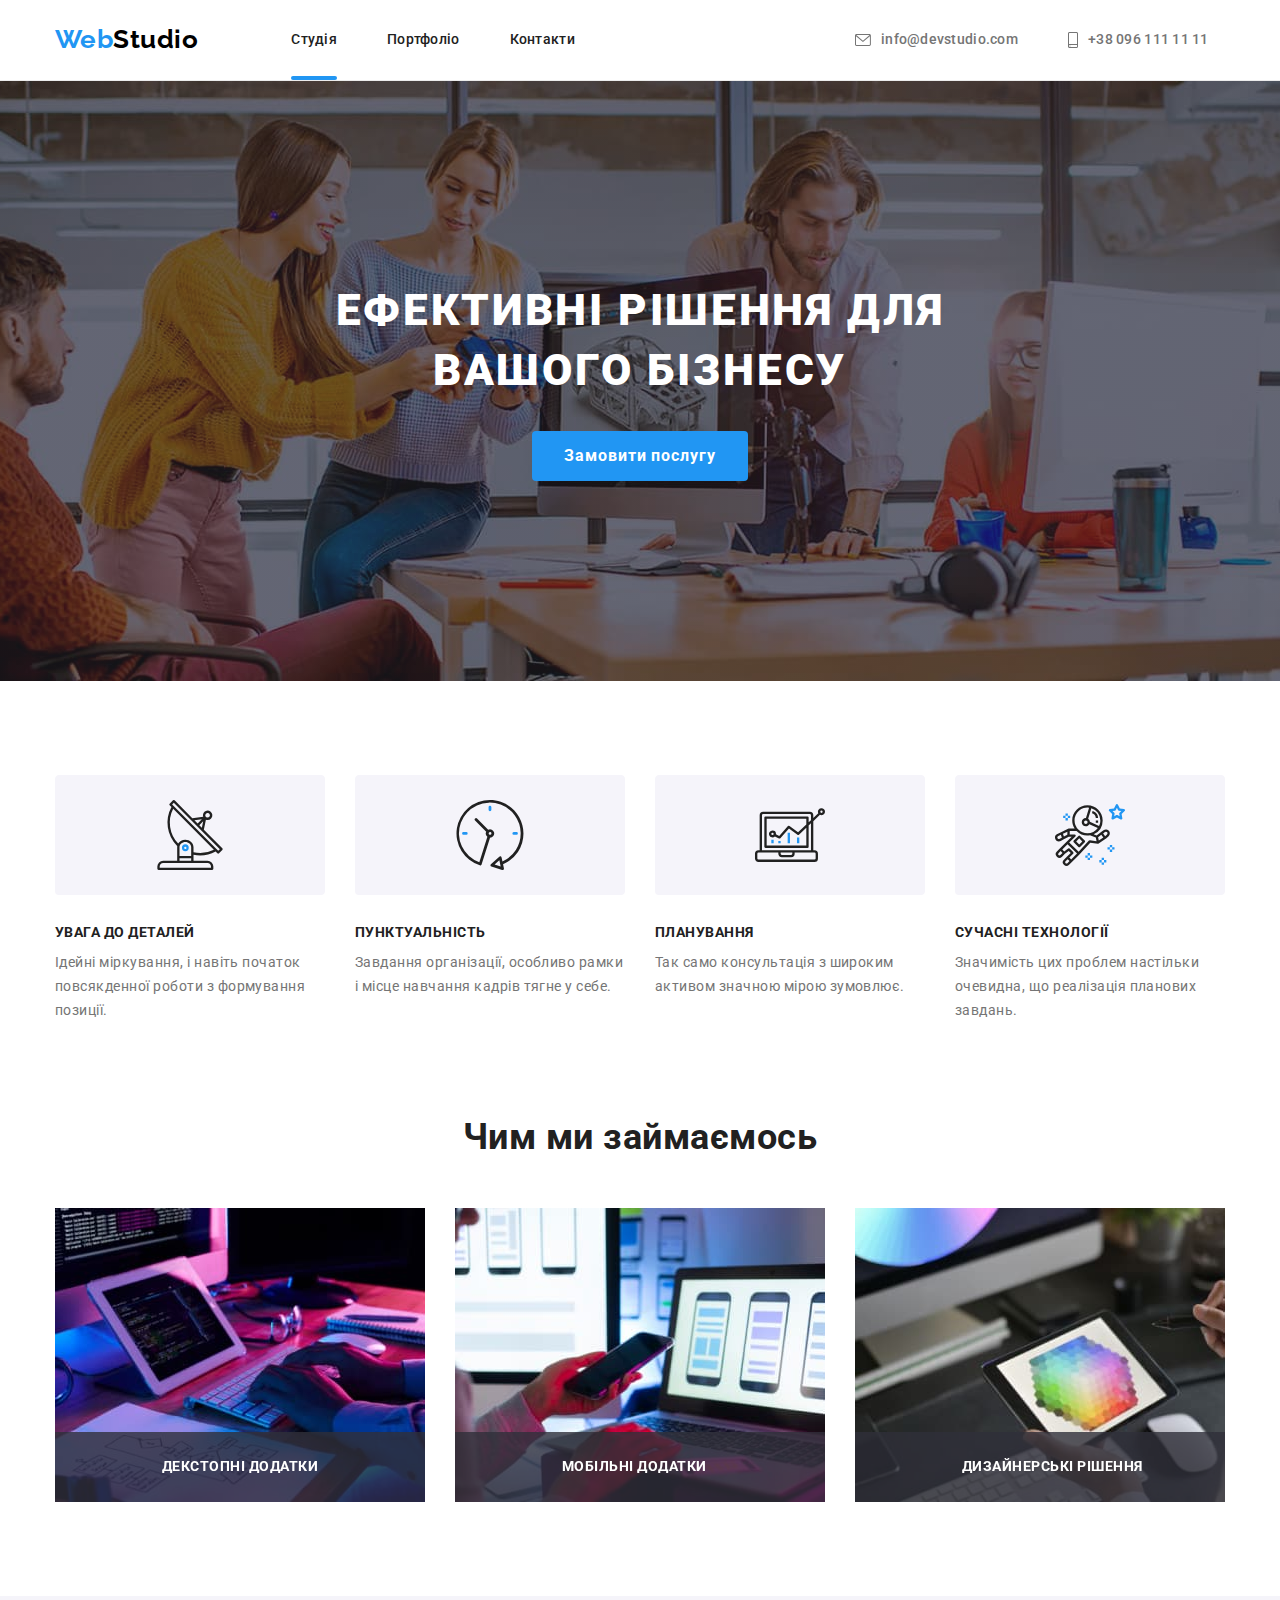
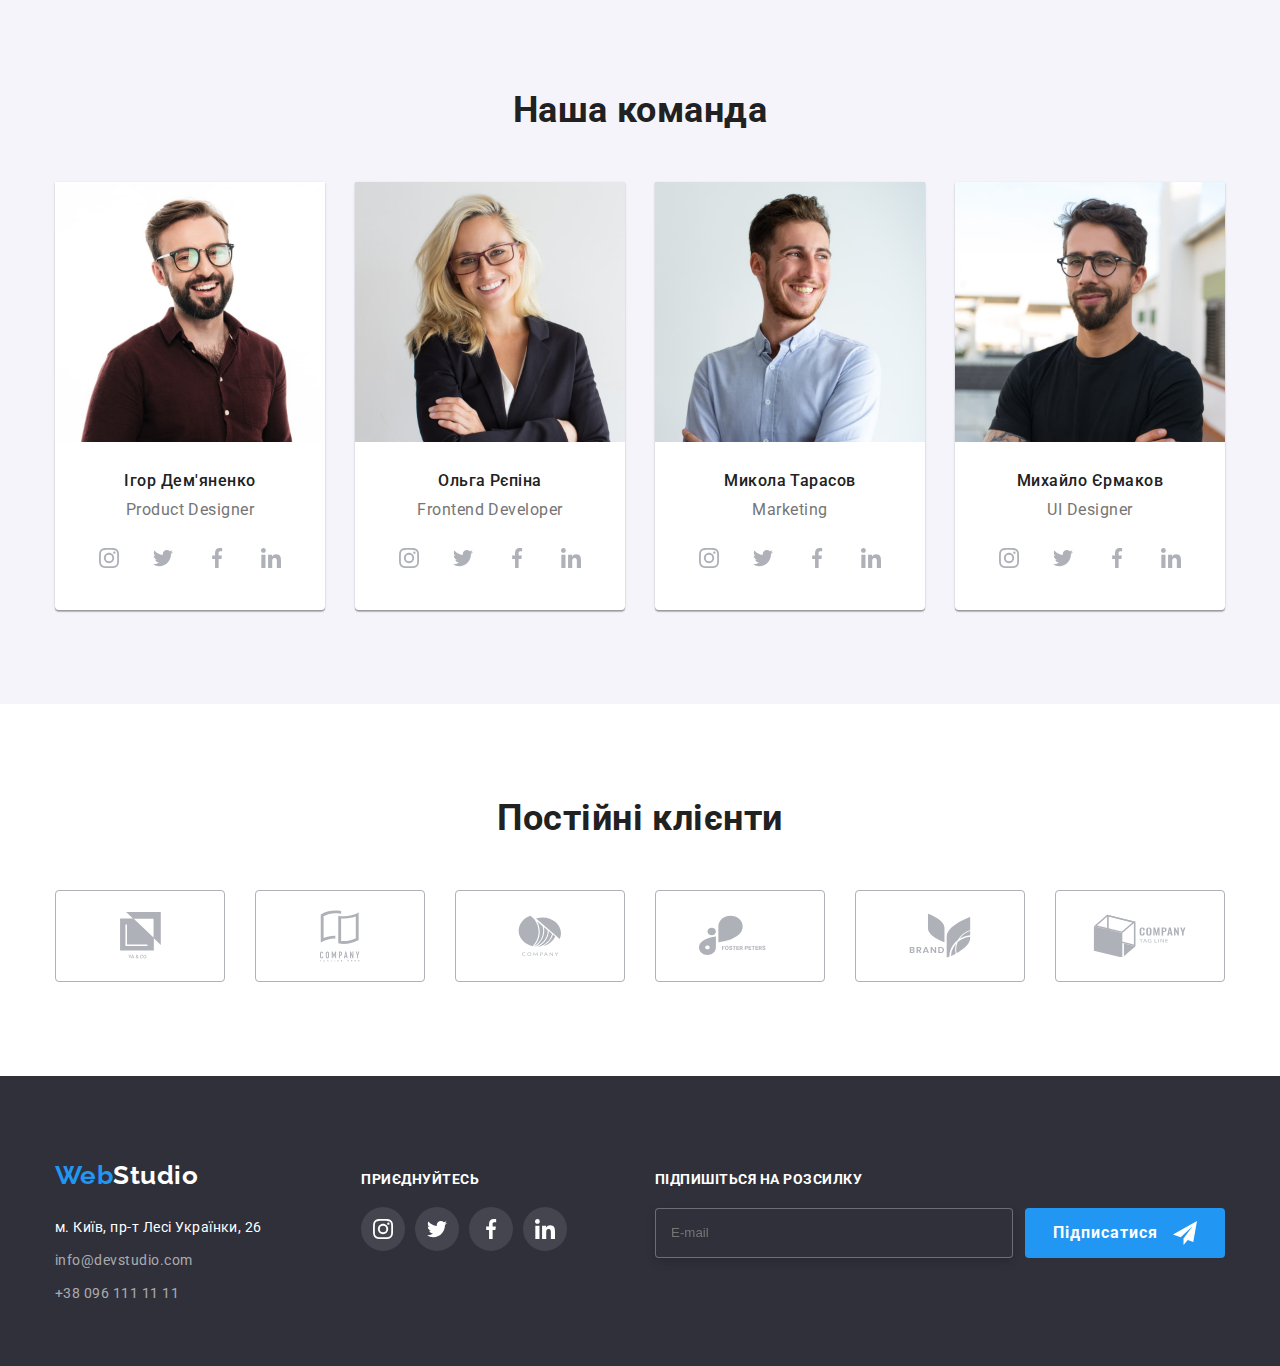
<file: index.html>
<!DOCTYPE html>
<html lang="ua">

<head>
    <meta charset="UTF-8">
    <meta name="viewport" content="width=device-width, initial-scale=1.0">
    <title>Студія</title>
    <link rel="preconnect" href="https://fonts.gstatic.com">
    <link
        href="https://fonts.googleapis.com/css2?family=Raleway:wght@700&family=Roboto:wght@400;500;700;900&display=swap"
        rel="stylesheet">
    <link rel="stylesheet" href="https://cdnjs.cloudflare.com/ajax/libs/modern-normalize/1.1.0/modern-normalize.min.css"
        integrity="sha512-wpPYUAdjBVSE4KJnH1VR1HeZfpl1ub8YT/NKx4PuQ5NmX2tKuGu6U/JRp5y+Y8XG2tV+wKQpNHVUX03MfMFn9Q=="
        crossorigin="anonymous" referrerpolicy="no-referrer" />
    <link rel="stylesheet" href="./styles/styles.css">
</head>
<body>
    <header class="header">
        <div class="container page-header">
            <nav class="header__navigation">
               
                <a class="logo-link" href="./index.html"><span class="logo-link__web">Web</span><span
                        class="logo-link__studio">Studio</span></a>
                
                <ul class="site-nav">
                    <li class="site-nav__item"><a class="site-nav__link site-nav__link--current" href="./index.html">Студія</a></li>
                    <li class="site-nav__item"><a class="site-nav__link" href="./portfolio.html">Портфоліо</a></li>
                    <li class="site-nav__item"><a class="site-nav__link" href="">Контакти</a></li>
                </ul>
            </nav>
            <div class="container head-div">
            <ul class="site-contacts">
                <li class="site-contacts__item"><a class="site-contacts__link" href="mailto:info@devstudio.com"> 
                    <svg class="site-contacts__icon-envelope" width="16" height="12">
                        <use href="./images/icons.svg#icon-envelope"> </use>
                    </svg> info@devstudio.com </a></li>
                <li class="site-contacts__item"><a class="site-contacts__link smart" href="tel:+380961111111"> 
                    <svg class="site-contacts__icon-smartphone" width="10" height="16">
                        <use href="./images/icons.svg#icon-smartphone"> </use>
                </svg> +38 096 111 11 11</a></li>
            </ul>
            </div>
        </div>
    </header>
    <main>
        <section class="hero">
            <div class="container">
                <h1 class="hero__title">Ефективні рішення для вашого бізнесу</h1>
                <button type="button" class="button" data-modal-open>Замовити послугу</button>
            </div>
        </section>
        <section class="section">
            <div class="container">
                <h2 class="section__title visually-hidden">Особливості</h2>
                <ul class="features-list">
                    <li class="features-list__item">
                        <div class="features-list__container">
                            <svg width="270" height="120">
                                <use href="./images/icons.svg#icon-antenna"> </use>
                            </svg>
                        </div>
                        <h3 class="features-list__title">Увага до деталей</h3>
                        <p class="features-list__text">Ідейні міркування, і навіть початок повсякденної роботи з формування позиції.</p>
                    </li>
                    <li class="features-list__item">
                        <div class="features-list__container">
                            <svg width="270" height="120">
                                <use href="./images/icons.svg#icon-clock"> </use>
                            </svg>
                        </div>
                        <h3 class="features-list__title">Пунктуальність</h3>
                        <p class="features-list__text">Завдання організації, особливо рамки і місце навчання кадрів тягне у себе.</p>
                    </li>
                    <li class="features-list__item">
                        <div class="features-list__container">
                            <svg width="270" height="120">
                                <use href="./images/icons.svg#icon-diagram"> </use>
                            </svg>
                        </div>
                        <h3 class="features-list__title">Планування</h3>
                        <p class="features-list__text">Так само консультація з широким активом значною мірою зумовлює.</p>
                    </li>
                    <li class="features-list__item">
                        <div class="features-list__container">
                            <svg width="270" height="120">
                                <use href="./images/icons.svg#icon-astronaut"> </use>
                            </svg>
                        </div>
                        <h3 class="features-list__title">Сучасні технології</h3>
                        <p class="features-list__text">Значимість цих проблем настільки очевидна, що реалізація планових завдань.</p>
                    </li>
                </ul>
            </div>
        </section>
        <section class="section-work">
            <div class="container">
                <h2 class="section__title">Чим ми займаємось</h2>
                <ul class="work-list">
                    <li class="work-list__item">
                        <div class="work-list__thumb"><img src="./images/img1.jpg" width="370" height="294" alt="Людина пише код">
                           <p class="work-list__paragraph">Декстопні додатки</p>
                        </div>
                    </li>
                    <li class="work-list__item">
                        <div class="work-list__thumb"><img src="./images/img2.jpg" width="370" height="294" alt="Людина працює над адаптивним дизайном">
                            <p class="work-list__paragraph">Мобільні додатки</p>
                        </div>
                    </li>
                    <li class="work-list__item">
                        <div class="work-list__thumb"><img src="./images/img3.jpg" width="370" height="294" alt="Людина обирає палітру кольорів">
                            <p class="work-list__paragraph">Дизайнерські рішення</p>
                        </div>
                    </li>
                </ul>
            </div>
        </section>
        <section class="section-team">
            <div class="container">
                <h2 class="section__title">Наша команда</h2>
                <ul class="team-list">
                    <li class="team-item">
                        <img class="team-item__photo" src="./images/img4.jpg" width="270" height="260"
                            alt="Сотрудник компании">
                        <div class="team-item__description">
                            <h3 class="team-item__title">Ігор Дем'яненко</h3>
                            <p class="team-item__text">Product Designer</p>
                            <ul class="team-socials">
                                <li class="team-socials__item"> <a class="team-socials__link" href=""> <svg class="team-socials__svg" width="20" height="20">
                                            <use href="./images/icons.svg#icon-instagram"> </use>
                                        </svg>
                                    </a> </li>
                                <li class="team-socials__item"> <a class="team-socials__link" href=""> <svg class="team-socials__svg" width="20" height="20">
                                            <use href="./images/icons.svg#icon-twitter"> </use>
                                        </svg> </a> </li>
                                <li class="team-socials__item"> <a class="team-socials__link" href=""> <svg class="team-socials__svg" width="20" height="20">
                                            <use href="./images/icons.svg#icon-facebook"> </use>
                                        </svg> </a> </li>
                                <li class="team-socials__item"> <a class="team-socials__link" href=""> <svg class="team-socials__svg" width="20" height="20">
                                            <use href="./images/icons.svg#icon-linkedin"> </use>
                                        </svg> </a> </li>
                            </ul>
                        </div>
                    </li>
                    <li class="team-item">
                        <img class="team-item__photo" src="./images/img5.jpg" width="270" height="260"
                            alt="Сотрудница компании">
                        <div class="team-item__description">
                            <h3 class="team-item__title">Ольга Рєпіна</h3>
                            <p class="team-item__text">Frontend Developer</p>
                            <ul class="team-socials">
                            <li class="team-socials__item"> <a class="team-socials__link" href=""> <svg class="team-socials__svg" width="20" height="20">
                                        <use href="./images/icons.svg#icon-instagram"> </use>
                                    </svg>
                                </a> </li>
                            <li class="team-socials__item"> <a class="team-socials__link" href=""> <svg class="team-socials__svg" width="20" height="20">
                                        <use href="./images/icons.svg#icon-twitter"> </use>
                                    </svg> </a> </li>
                            <li class="team-socials__item"> <a class="team-socials__link" href=""> <svg class="team-socials__svg" width="20" height="20">
                                        <use href="./images/icons.svg#icon-facebook"> </use>
                                    </svg> </a> </li>
                            <li class="team-socials__item"> <a class="team-socials__link" href=""> <svg class="team-socials__svg" width="20" height="20">
                                        <use href="./images/icons.svg#icon-linkedin"> </use>
                                    </svg> </a> </li>
                        </ul>
                        </div>
                    </li>
                    <li class="team-item">
                        <img class="team-item__photo" src="./images/img6.jpg" width="270" height="260"
                            alt="Сотрудник компании">
                        <div class="team-item__description">
                            <h3 class="team-item__title">Микола Тарасов</h3>
                            <p class="team-item__text">Marketing</p>
                            <ul class="team-socials">
                                <li class="team-socials__item"> <a class="team-socials__link" href=""> <svg class="team-socials__svg" width="20" height="20">
                                            <use href="./images/icons.svg#icon-instagram"> </use>
                                        </svg>
                                    </a> </li>
                                <li class="team-socials__item"> <a class="team-socials__link" href=""> <svg class="team-socials__svg" width="20" height="20">
                                            <use href="./images/icons.svg#icon-twitter"> </use>
                                        </svg> </a> </li>
                                <li class="team-socials__item"> <a class="team-socials__link" href=""> <svg class="team-socials__svg" width="20" height="20">
                                            <use href="./images/icons.svg#icon-facebook"> </use>
                                        </svg> </a> </li>
                                <li class="team-socials__item"> <a class="team-socials__link" href=""> <svg class="team-socials__svg" width="20" height="20">
                                            <use href="./images/icons.svg#icon-linkedin"> </use>
                                        </svg> </a> </li>
                            </ul>
                        </div>
                    </li>
                    <li class="team-item">
                        <img class="team-item__photo" src="./images/img7.jpg" width="270" height="260"
                            alt="Сотрудник компании">
                        <div class="team-item__description">
                            <h3 class="team-item__title">Михайло Єрмаков</h3>
                            <p class="team-item__text">UI Designer</p>
                            <ul class="team-socials">
                                <li class="team-socials__item"> <a class="team-socials__link" href=""> <svg class="team-socials__svg" width="20" height="20">
                                            <use href="./images/icons.svg#icon-instagram"> </use>
                                        </svg>
                                    </a> </li>
                                <li class="team-socials__item"> <a class="team-socials__link" href=""> <svg class="team-socials__svg" width="20" height="20">
                                            <use href="./images/icons.svg#icon-twitter"> </use>
                                        </svg> </a> </li>
                                <li class="team-socials__item"> <a class="team-socials__link" href=""> <svg class="team-socials__svg" width="20" height="20">
                                            <use href="./images/icons.svg#icon-facebook"> </use>
                                        </svg> </a> </li>
                                <li class="team-socials__item"> <a class="team-socials__link" href=""> <svg class="team-socials__svg" width="20" height="20">
                                            <use href="./images/icons.svg#icon-linkedin"> </use>
                                        </svg> </a> </li>
                            </ul>
                        </div>
                    </li>
                </ul>
            </div>
        </section>
        <section class="section-clients">
            <h2 class="section__title">Постійні клієнти</h2>
            <div class="container">
                <ul class="clients-list">
                    <li class="clients-list__item"> <a class="clients-list__link" href=""> <svg class="clients-list__svg" width="41" height="46.7"> <use href="./images/icons.svg#icon-group-1"> </use> </svg> </a></li>
                    <li class="clients-list__item"> <a class="clients-list__link" href=""> <svg class="clients-list__svg" width="40" height="52"> <use href="./images/icons.svg#icon-group-2"> </use> </svg> </a></li>
                    <li class="clients-list__item"> <a class="clients-list__link" href=""> <svg class="clients-list__svg" width="43.46" height="41.18"> <use href="./images/icons.svg#icon-group-3"> </use> </svg> </a></li>
                    <li class="clients-list__item"> <a class="clients-list__link" href=""> <svg class="clients-list__svg" width="84.44" height="40.62"> <use href="./images/icons.svg#icon-group-4"> </use> </svg> </a></li>
                    <li class="clients-list__item"> <a class="clients-list__link" href=""> <svg class="clients-list__svg" width="62.54" height="45.43"> <use href="./images/icons.svg#icon-group-5"> </use> </svg> </a></li>
                    <li class="clients-list__item"> <a class="clients-list__link" href=""> <svg class="clients-list__svg" width="93.79" height="43.93"> <use href="./images/icons.svg#icon-group-6"> </use> </svg> </a></li>
                </ul>
            </div>
        </section>
    </main>
    <footer class="main-footer">
        <div class="container main-footer__container">
            <div class="address-block">
                <a class="logo-link address-block__logo-link" href="./index.html"><span class="logo-link__web">Web</span><span
                        class="logo-link__studio--inverse">Studio</span></a>
                <address class="footer-container">
                    <ul class="footer-container__list">
                        <li class="footer-container__item">
                            <p class="footer-container__physical-address"> м. Київ, пр-т Лесі Українки, 26</p>
                        </li>
                        <li class="footer-container__item"><a class="footer-container__link" href="mailto:info@devstudio.com">info@devstudio.com</a></li>
                        <li class="footer-container__item"><a class="footer-container__link" href="tel:+380961111111">+38 096 111 11 11</a></li>
                    </ul>
                </address>
            </div>
            <div class="socials-block">
                <p class="socials-block__title">Приєднуйтесь</p>
                <ul class="socials-block__list">
                    <li class="socials-block__item"> <a class="socials-block__link" href=""> <svg class="socials-block__svg" width="20" height="20">
                                <use href="./images/icons.svg#icon-instagram"> </use>
                            </svg> </a> </li>
                    <li class="socials-block__item"> <a class="socials-block__link" href=""> <svg class="socials-block__svg" width="20" height="20">
                                <use href="./images/icons.svg#icon-twitter"> </use>
                            </svg> </a> </li>
                    <li class="socials-block__item"> <a class="socials-block__link" href=""> <svg class="socials-block__svg" width="20" height="20">
                                <use href="./images/icons.svg#icon-facebook"> </use>
                            </svg> </a> </li>
                    <li class="socials-block__item"> <a class="socials-block__link" href=""> <svg class="socials-block__svg" width="20" height="20">
                                <use href="./images/icons.svg#icon-linkedin"> </use>
                            </svg> </a> </li>
                </ul>
            </div>        
            <div class="subscribe-block">
                <span class="subscribe-block__title">Підпишіться на розсилку</span>
                <form class="subscribe-block__form">
                    <input class="subscribe-block__input" name="subscribe_email" type="email" placeholder="E-mail" required>
                    <div class="button-wrapper">
                        <button class="button button--subscribe" type="submit"> <span class="button__title">Підписатися</span>
                            <svg class="button__svg" width="24" height="24">
                                <use href="./images/icons.svg#icon-send"> </use>
                            </svg>
                        </button>
                    </div>
                </form>
            </div>
        </div>
    </footer>
    <div class="backdrop is-hidden" data-modal>
        <div class="modal">
            <button class="close-button" type="button" data-modal-close><svg class="close-button__svg" width="18" height="18">
                <use href="./images/icons.svg#close-icon"></use>
            </svg>
            </button>
            <p class="modal-title">Залиште свої дані, ми вам передзовонимо</p>

            <form class="modal__contact-form">

            <label class="modal__contact-form-field">
                <span class="modal__label-name">Ім'я</span>
                <span class="modal__contact-form-input-wrapper">
                    <input name="user_name" class="modal__contact-form-input" type="text" required>
                    <svg class="modal__contact-form-icon" width="12" height="12">
                        <use href="./images/icons.svg#icon-userpic"></use>
                    </svg>
                </span>
            </label>

            <label class="modal__contact-form-field">
                <span class="modal__label-name">Телефон</span>
                <span class="modal__contact-form-input-wrapper">
                    <input name="user_phone" class="modal__contact-form-input" type="tel" required>
                    <svg class="modal__contact-form-icon" width="13" height="13">
                        <use href="./images/icons.svg#icon-phonepic"></use>
                    </svg>
                </span>
            </label>

            <label class="modal__contact-form-field">
                <span class="modal__label-name">Пошта</span>
                <span class="modal__contact-form-input-wrapper">
                    <input name="user_email" class="modal__contact-form-input" type="email" required>
                    <svg class="modal__contact-form-icon" width="15" height="12">
                        <use href="./images/icons.svg#icon-mailpic"></use>
                    </svg>
                </span>
            </label>

            <label class="modal__contact-form-field">
                <span class="modal__label-name">Коментар</span>
                <textarea name="user_message" class="modal__contact-form-message" placeholder="Введіть текст"></textarea>
            </label>
            <div class="modal__checkbox-wrapper">
                <input name="accept-policy" class="modal__contact-form-checkbox visually-hidden" type="checkbox" id="policy-checkbox" required>
                <label for="policy-checkbox" class="modal__contact-form-checkbox-label" >Погоджуюся з розсилкою та приймаю &nbsp<a class="checkbox-link" href="">Умови договору</a></label>
            </div>
            <button type="submit" class="button button--submit">Відправити</button>
            </form>
        </div>
    </div>
    <script src="./js/modal.js"></script>
</body>
</html>
</file>
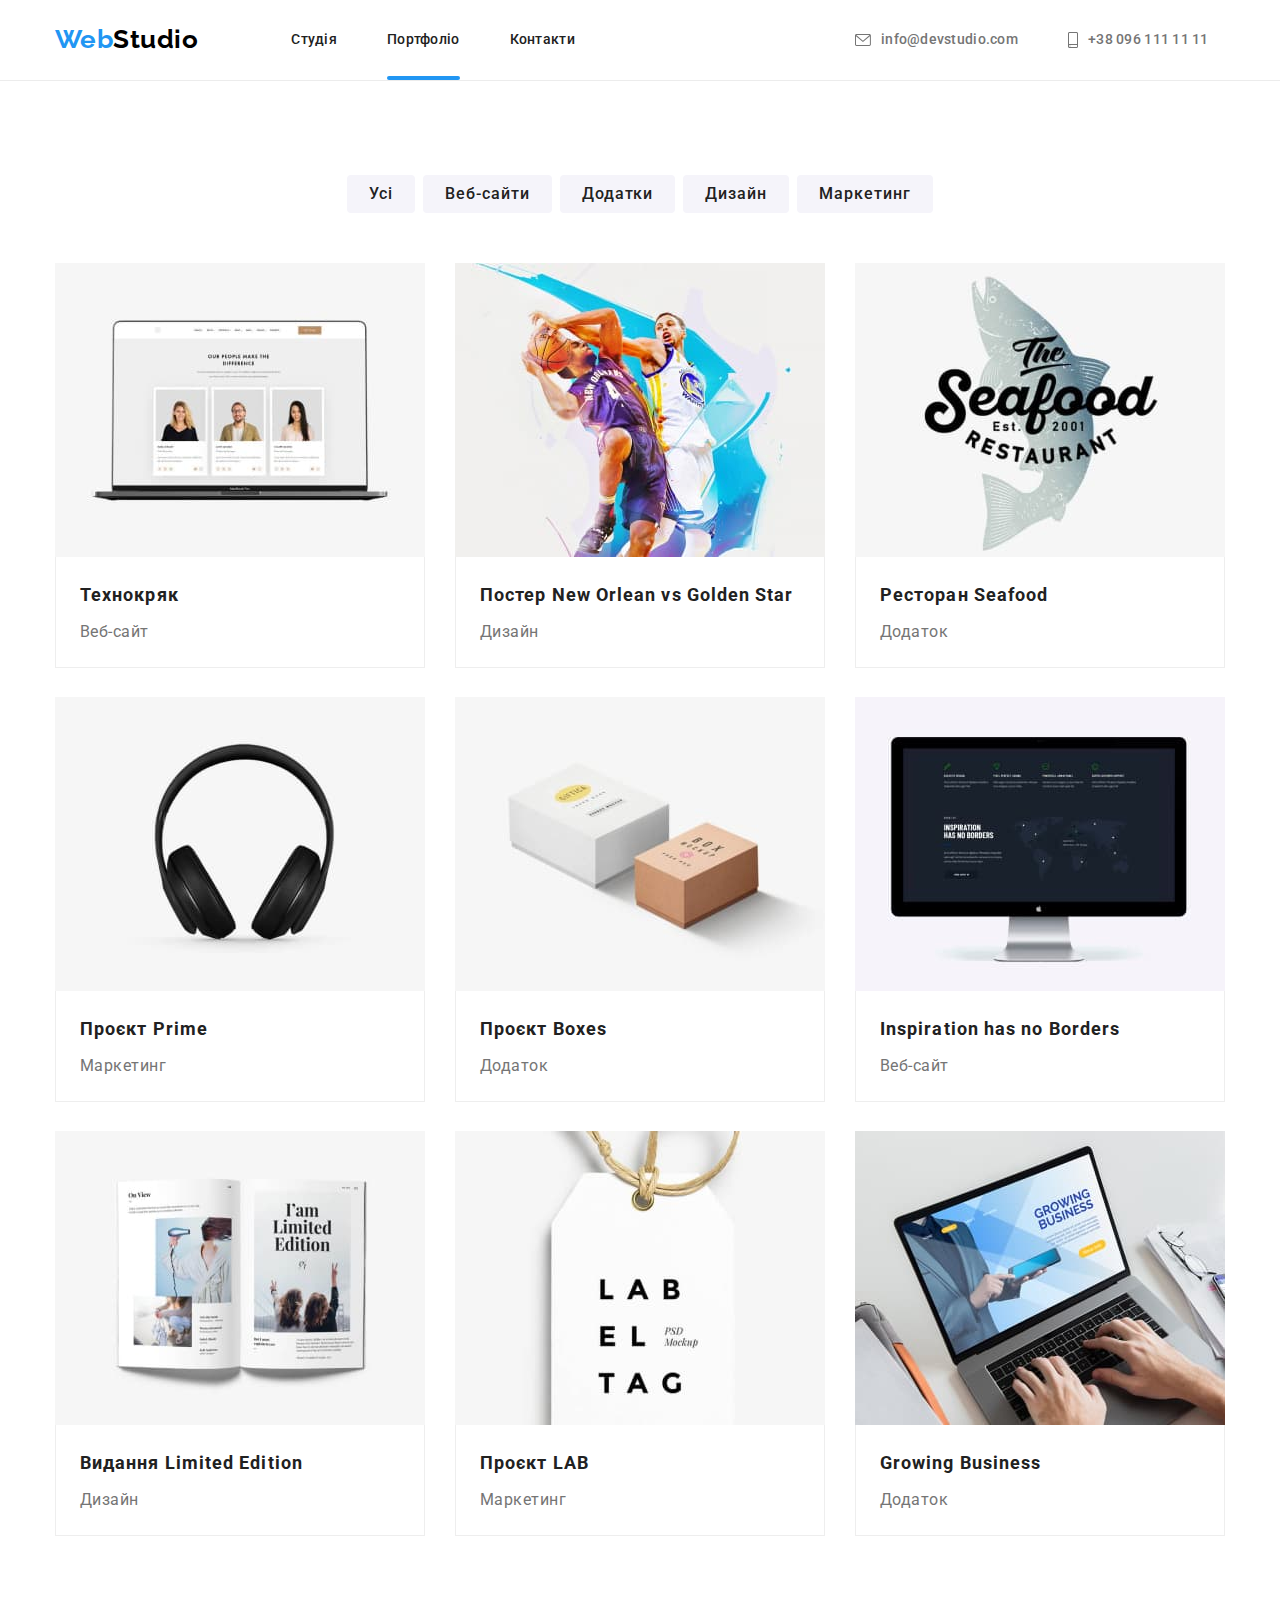
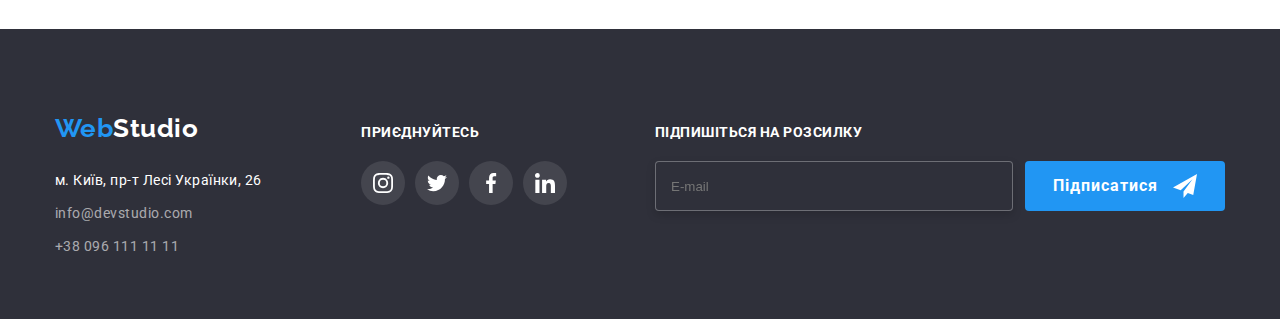
<file: portfolio.html>
<!DOCTYPE html>
<html lang="ru">

<head>
    <meta charset="UTF-8">
    <meta name="viewport" content="width=device-width, initial-scale=1.0">
    <title>Портфоліо</title>
    <link rel="stylesheet" href="./styles/styles.css">
    <link rel="preconnect" href="https://fonts.gstatic.com">
    <link
        href="https://fonts.googleapis.com/css2?family=Raleway:wght@700&family=Roboto:wght@400;500;700;900&display=swap"
        rel="stylesheet">
    <link rel="stylesheet" href="https://cdnjs.cloudflare.com/ajax/libs/modern-normalize/1.1.0/modern-normalize.min.css"
        integrity="sha512-wpPYUAdjBVSE4KJnH1VR1HeZfpl1ub8YT/NKx4PuQ5NmX2tKuGu6U/JRp5y+Y8XG2tV+wKQpNHVUX03MfMFn9Q=="
        crossorigin="anonymous" referrerpolicy="no-referrer" />
    <link rel="stylesheet" href="./styles/styles.css">
</head>

<body>
<header class="header">
    <div class="container page-header">
        <nav class="header__navigation">

            <a class="logo-link" href="./index.html"><span class="logo-link__web">Web</span><span
                    class="logo-link__studio">Studio</span></a>

            <ul class="site-nav">
                <li class="site-nav__item"><a class="site-nav__link"
                        href="./index.html">Студія</a></li>
                <li class="site-nav__item"><a class="site-nav__link site-nav__link--current" href="./portfolio.html">Портфоліо</a></li>
                <li class="site-nav__item"><a class="site-nav__link" href="">Контакти</a></li>
            </ul>
        </nav>
        <div class="container head-div">
            <ul class="site-contacts">
                <li class="site-contacts__item"><a class="site-contacts__link" href="mailto:info@devstudio.com">
                        <svg class="site-contacts__icon-envelope" width="16" height="12">
                            <use href="./images/icons.svg#icon-envelope"> </use>
                        </svg> info@devstudio.com </a></li>
                <li class="site-contacts__item"><a class="site-contacts__link smart" href="tel:+380961111111">
                        <svg class="site-contacts__icon-smartphone" width="10" height="16">
                            <use href="./images/icons.svg#icon-smartphone"> </use>
                        </svg> +38 096 111 11 11</a></li>
            </ul>
        </div>
    </div>
</header>
    <main>
        <section class="section">
            <div class="container">
                <h1 class="section__title visually-hidden">Роботи</h1>
                <ul class="filters-list">
                    <li class="filters-list__item"><button type="button" class="button button--filtering">Усі</button></li>
                    <li class="filters-list__item"><button type="button" class="button button--filtering">Веб-сайти</button></li>
                    <li class="filters-list__item"><button type="button" class="button button--filtering">Додатки</button></li>
                    <li class="filters-list__item"><button type="button" class="button button--filtering">Дизайн</button></li>
                    <li class="filters-list__item"><button type="button" class="button button--filtering">Маркетинг</button></li>
                </ul>
                <ul class="works-list">
                    <li class="works-list__item">
                        <a href="" class="item-card">
                            <div class="item-card__thumb"><img src="./images/img8.jpg" alt="" width="370" height="294">
                                <div class="item-card__overlay"><p class="item-card__overlay-description"> Ресурс пропонує комплексні пропозиції з різним рівнем функціоналу та сервісів. 
                                Все це дозволить відвідувачу отримати вичерпні відомості про компанію чи приватну особу.</p></div>
                            </div>
                            <div class="item-card__works-description">
                                <h2 class="item-card__title">Технокряк</h2>
                                <p class="item-card__text">Веб-сайт</p>
                            </div>
                        </a>
                    </li>
                    <li class="works-list__item">
                        <a href="" class="item-card">
                        <div class="item-card__thumb"><img src="./images/img9.jpg" alt="" width="370" height="294">
                            <div class="item-card__overlay">
                                <p class="item-card__overlay-description">Ресурс пропонує комплексні пропозиції з різним рівнем функціоналу та сервісів.
                                    Все це дозволить відвідувачу отримати вичерпні відомості про компанію чи приватну особу.</p>
                            </div>
                        </div>
                        <div class="item-card__works-description">
                            <h2 class="item-card__title">Постер New Orlean vs Golden Star</h2>
                            <p class="item-card__text">Дизайн</p>
                        </div>
                        </a>
                    </li>
                    <li class="works-list__item">
                        <a href="" class="item-card">
                        <div class="item-card__thumb"><img src="./images/img10.jpg" alt="" width="370" height="294">
                            <div class="item-card__overlay">
                                <p class="item-card__overlay-description">Ресурс пропонує комплексні пропозиції з різним рівнем функціоналу та сервісів.
                                    Все це дозволить відвідувачу отримати вичерпні відомості про компанію чи приватну особу.</p>
                            </div>
                        </div>
                        <div class="item-card__works-description">
                            <h2 class="item-card__title">Ресторан Seafood</h2>
                            <p class="item-card__text">Додаток</p>
                        </div>
                        </a>
                    </li>
                    <li class="works-list__item">
                        <a href="" class="item-card">
                        <div class="item-card__thumb"><img src="./images/img11.jpg" alt="" width="370" height="294">
                            <div class="item-card__overlay">
                                <p class="item-card__overlay-description">Ресурс пропонує комплексні пропозиції з різним рівнем функціоналу та сервісів.
                                    Все це дозволить відвідувачу отримати вичерпні відомості про компанію чи приватну особу.</p>
                            </div>
                        </div>
                        <div class="item-card__works-description">
                            <h2 class="item-card__title">Проєкт Prime</h2>
                            <p class="item-card__text">Маркетинг</p>
                        </div>
                        </a>
                    </li>
                    <li class="works-list__item">
                        <a href="" class="item-card">
                        <div class="item-card__thumb"><img src="./images/img12.jpg" alt="" width="370" height="294">
                            <div class="item-card__overlay">
                                <p class="item-card__overlay-description">Ресурс пропонує комплексні пропозиції з різним рівнем функціоналу та сервісів.
                                    Все це дозволить відвідувачу отримати вичерпні відомості про компанію чи приватну особу.</p>
                            </div>
                        </div>
                        <div class="item-card__works-description">
                            <h2 class="item-card__title">Проєкт Boxes</h2>
                            <p class="item-card__text">Додаток</p>
                        </div>
                        </a>
                    </li>
                    <li class="works-list__item">
                        <a href="" class="item-card">
                        <div class="item-card__thumb"><img src="./images/img13.jpg" alt="" width="370" height="294">
                            <div class="item-card__overlay">
                                <p class="item-card__overlay-description">Ресурс пропонує комплексні пропозиції з різним рівнем функціоналу та сервісів.
                                    Все це дозволить відвідувачу отримати вичерпні відомості про компанію чи приватну особу.</p>
                            </div>
                        </div>
                        <div class="item-card__works-description">
                            <h2 class="item-card__title">Inspiration has no Borders</h2>
                            <p class="item-card__text">Веб-сайт</p>
                        </div>
                        </a>
                    </li>
                    <li class="works-list__item">
                        <a href="" class="item-card">
                        <div class="item-card__thumb"><img src="./images/img14.jpg" alt="" width="370" height="294">
                            <div class="item-card__overlay">
                                <p class="item-card__overlay-description">Ресурс пропонує комплексні пропозиції з різним рівнем функціоналу та сервісів.
                                    Все це дозволить відвідувачу отримати вичерпні відомості про компанію чи приватну особу.</p>
                            </div>
                        </div>
                        <div class="item-card__works-description">
                            <h2 class="item-card__title">Видання Limited Edition</h2>
                            <p class="item-card__text">Дизайн</p>
                        </div>
                        </a>
                    </li>
                    <li class="works-list__item">
                        <a href="" class="item-card">
                        <div class="item-card__thumb"><img src="./images/img15.jpg" alt="" width="370" height="294">
                            <div class="item-card__overlay">
                                <p class="item-card__overlay-description">Ресурс пропонує комплексні пропозиції з різним рівнем функціоналу та сервісів.
                                    Все це дозволить відвідувачу отримати вичерпні відомості про компанію чи приватну особу.</p>
                            </div>
                        </div>
                        <div class="item-card__works-description">
                            <h2 class="item-card__title">Проєкт LAB</h2>
                            <p class="item-card__text">Маркетинг</p>
                        </div>
                        </a>
                    </li>
                    <li class="works-list__item">
                        <a href="" class="item-card">
                        <div class="item-card__thumb"><img src="./images/img16.jpg" alt="" width="370" height="294">
                            <div class="item-card__overlay">
                                <p class="item-card__overlay-description">Ресурс пропонує комплексні пропозиції з різним рівнем функціоналу та сервісів.
                                    Все це дозволить відвідувачу отримати вичерпні відомості про компанію чи приватну особу.</p>
                            </div>
                        </div>
                        <div class="item-card__works-description">
                            <h2 class="item-card__title">Growing Business</h2>
                            <p class="item-card__text">Додаток</p>
                        </div>
                        </a>
                    </li>
                </ul>
            </div>
        </section>
    </main>
    <footer class="main-footer">
        <div class="container main-footer__container">
            <div class="address-block">
                <a class="logo-link address-block__logo-link" href="./index.html"><span
                        class="logo-link__web">Web</span><span class="logo-link__studio--inverse">Studio</span></a>
                <address class="footer-container">
                    <ul class="footer-container__list">
                        <li class="footer-container__item">
                            <p class="footer-container__physical-address"> м. Київ, пр-т Лесі Українки, 26</p>
                        </li>
                        <li class="footer-container__item"><a class="footer-container__link"
                                href="mailto:info@devstudio.com">info@devstudio.com</a></li>
                        <li class="footer-container__item"><a class="footer-container__link" href="tel:+380961111111">+38
                                096 111 11 11</a></li>
                    </ul>
                </address>
            </div>
            <div class="socials-block">
                <p class="socials-block__title">Приєднуйтесь</p>
                <ul class="socials-block__list">
                    <li class="socials-block__item"> <a class="socials-block__link" href=""> <svg class="socials-block__svg"
                                width="20" height="20">
                                <use href="./images/icons.svg#icon-instagram"> </use>
                            </svg> </a> </li>
                    <li class="socials-block__item"> <a class="socials-block__link" href=""> <svg class="socials-block__svg"
                                width="20" height="20">
                                <use href="./images/icons.svg#icon-twitter"> </use>
                            </svg> </a> </li>
                    <li class="socials-block__item"> <a class="socials-block__link" href=""> <svg class="socials-block__svg"
                                width="20" height="20">
                                <use href="./images/icons.svg#icon-facebook"> </use>
                            </svg> </a> </li>
                    <li class="socials-block__item"> <a class="socials-block__link" href=""> <svg class="socials-block__svg"
                                width="20" height="20">
                                <use href="./images/icons.svg#icon-linkedin"> </use>
                            </svg> </a> </li>
                </ul>
            </div>
            <div class="subscribe-block">
                <span class="subscribe-block__title">Підпишіться на розсилку</span>
                <form class="subscribe-block__form">
                    <input class="subscribe-block__input" name="subscribe_email" type="email" placeholder="E-mail" required>
                    <div class="button-wrapper">
                        <button class="button button--subscribe" type="submit"> <span
                                class="button__title">Підписатися</span>
                            <svg class="button__svg" width="24" height="24">
                                <use href="./images/icons.svg#icon-send"> </use>
                            </svg>
                        </button>
                    </div>
                </form>
            </div>
        </div>
    </footer>
        <script>
            (() => {
                    document.querySelector('.js-speaker-form').addEventListener('submit', e => {
                        e.preventDefault();

                        new FormData(e.currentTarget).forEach((value, name) =>
                            console.log(`${name}: ${value}`),
                        );
                    });
                })();
        </script>
</body>
</html>
</file>
<file: styles/styles.css>
*,
*::before,
*::after {
    box-sizing: border-box;
}

:root {
    --primary-text-color: #757575;
    --secondary-text-color: #212121;
    --address-color: rgba(255, 255, 255, 0.6);
    --additional-text-color: #000;
    --accent-color: #2196f3;
    --primary-background-color: #fff;
    --secondary-background-color: #2f303a;
    --additional-background-color: #f5f4fa;
    --button-background-color: #188ce8;
    --primary-sociallink-color: #AFB1B8;
    --primary-font-weight: 700;
    --secondary-font-weight: 500;
    --footer-links-bgccolor: rgba(255, 255, 255, 0.1);
    --input-border-color: rgba(33, 33, 33, 0.2);
    --placeholder-color:rgba(117, 117, 117, 0.5);
}

/* .reset {
    list-style-type: none;
}

.link {
    text-decoration: none;
} */


ul {
    list-style-type: none;
}

a {
    text-decoration: none;
}

body {
    margin: 0;

    font-family: Roboto, sans-serif;
    letter-spacing: .03em;

    color: var(--primary-text-color);
    background-color: var(--primary-background-color);
}

header {
    border-bottom: 1px solid #ECECEC;
}


.header {
    display: flex;
   
}

.page-header {
    display: flex;
    align-items: center;
}

h1,
h2,
h3,
h4,
h5,
h6,
p,
ul {
    margin: 0;
    padding: 0;
}
.visually-hidden{
position: absolute;
width: 1px;
height: 1px;
margin: -1px;
border: 0;
padding: 0;
white-space: nowrap;
clip-path: inset(100%);
clip: rect(0 0 0 0);
overflow: hidden;
}

.section-title.visually-hidden {
    position: absolute;
    width: 1px;
    height: 1px;
    margin: -1px;
    border: 0;
    padding: 0;
    white-space: nowrap;
    clip-path: inset(100%);
    clip: rect(0 0 0 0);
    overflow: hidden;
}

img {
    display: block;
    max-width: 100%;
    height: auto;
}

/* Container */

.container {
    width: 1200px;
    padding-left: 15px;
    padding-right: 15px;
    margin-left: auto;
    margin-right: auto;
}

.button {
    display: inline-block;
    margin-top: 30px;
    border-radius: 4px;
    border: none;
    padding: 10px 32px;

    text-align: center;
    font-family: inherit;
    font-weight: var(--primary-font-weight);
    font-size: 16px;
    line-height: 1.87;
    letter-spacing: .06em;

    cursor: pointer;
    color: var(--primary-background-color);
    background-color: var(--accent-color);

    transition: color 250ms cubic-bezier(0.4, 0, 0.2, 1),
    background-color: 250ms cubic-bezier(0.4, 0, 0.2, 1),
}



.button:hover,
.button:focus {
    color: var(-primary-background-color);
    background-color: var(--button-background-color);

}


.button--filtering {
   
    margin: 0px;
    padding: 6px 22px;

    font-weight: var(--secondary-font-weight);
    line-height: 1.62;

    color: var(--secondary-text-color);
    background-color: var(--additional-background-color);
} 


.button--filtering:hover,
.button--filtering:focus {
    color: var(--primary-background-color);
    background-color: var(--accent-color);
}

/* Логотип сайту */

.logo-link {
    display: inline-block;
    padding-top: 24px;
    padding-bottom: 25px;
    margin-right: 93px;
}

.logo-link__web {
    font-family: Raleway, sans-serif;
    font-weight: var(--primary-font-weight);
    font-size: 26px;
    line-height: 1.2;

    color: var(--accent-color);
}

.logo-link__studio {
    font-family: Raleway, sans-serif;
    font-weight: var(--primary-font-weight);
    font-size: 26px;
    line-height: 1.2;

    color: var(--additional-text-color);
}

/* Навігація сайту */

.header__navigation {
    display: flex;

}

.site-nav__link--current {
    position: relative;
    color: var(--accent-color);
}

.site-nav__link--current::after {
    display: block;
    position: absolute;
    content: "";
    width: 100%;
    height: 4px;
    bottom: 0;

    background: var(--accent-color);
    border-radius: 2px;

}

.site-nav {
    display: flex;
}

.site-nav__item:not(:first-child) {
    margin-left: 50px;
}

.site-nav__link {
    display: block;
    padding-top: 32px;
    padding-bottom: 32px;

    font-weight: var(--secondary-font-weight);
    font-size: 14px;
    line-height: 1.14;
    letter-spacing: .02em;

    transition: color 250ms cubic-bezier(0.4, 0, 0.2, 1);

    color: var(--secondary-text-color);
}

.site-nav__link:hover,
.site-nav__link:focus {
    color: var(--accent-color);
    
}

/* Контакти */

.contacts-div {
    display: flex;
}

.site-contacts {
    display: flex;
    margin-left: auto;
}

.site-contacts__item:not(:first-child) {
    margin-left: 50px;
}

.site-contacts__link {
    display: flex;
    align-items: center;
    padding-top: 32px;
    padding-bottom: 32px;

    font-weight: var(--secondary-font-weight);
    font-size: 14px;
    line-height: 1.14;
    letter-spacing: .02em;

    transition: color 250ms cubic-bezier(0.4, 0, 0.2, 1);

    color: var(--primary-text-color);
}

.head-div {
    display: flex;

}

.site-contacts__link:hover,
.site-contacts__link:focus {
    color: var(--accent-color);
}

.site-contacts__link:hover .site-contacts__icon-envelope,
.site-contacts__link:focus .site-contacts__icon-envelope {
    fill: var(--accent-color);
}

.site-contacts__icon-envelope {
    margin-right: 10px;
    
    fill: var(--primary-text-color);

    transition: fill 250ms cubic-bezier(0.4, 0, 0.2, 1);
}

.site-contacts__link:hover .site-contacts__icon-smartphone,
.site-contacts__link:focus .site-contacts__icon-smartphone {
    fill: var(--accent-color);
}

.site-contacts__icon-smartphone {
    margin-right: 10px;

    fill: var(--primary-text-color);

    transition: color 250ms cubic-bezier(0.4, 0, 0.2, 1);
}

.smart {
    min-width: 142px;
}

/* Секції */

.section,
.section-team,
.section-clients {

    padding-top: 94px;
    padding-bottom: 94px;
}

.section-work {
    padding-top: 0;
    padding-bottom: 94px;
}

.section__title {
    margin-bottom: 50px;

    font-weight: var(--primary-font-weight);
    font-size: 36px;
    line-height: 1.16;
    text-align: center;

    color: var(--secondary-text-color);
}

.hero {
    padding-top: 200px;
    padding-bottom: 200px;
    height: 600px;
    max-width: 1600px;
    margin-left: auto;
    margin-right: auto;
    
    background-color: var(--secondary-background-color);
    background-image: linear-gradient(rgba(47, 48, 58, 0.4), 
    rgba(47, 48, 58, 0.4)),
    url("../images/bgcimage.jpg");
   
    background-size: cover;
    background-repeat: no-repeat;
    background-position: center;
    
    text-align: center;
}

.hero__title {
    margin-bottom: 30px;

    font-weight: 900;
    font-size: 44px;
    line-height: 1.36;
    text-align: center;
    letter-spacing: .06em;
    width: 696px;
    margin: 0 auto;
    text-transform: uppercase;

    color: var(--primary-background-color);
}


/* Фільтри */

.filters-list {
    display: flex;
    justify-content: center;
    margin-bottom: 50px;
    border-radius: 4px;

    transition: box-shadow 250ms cubic-bezier(0.4, 0, 0.2, 1);
}

.filters-list .secondary-button:hover,
.filters-list .secondary-button:focus {
    box-shadow: 0px 3px 1px rgba(0, 0, 0, 0.1), 
    0px 1px 2px rgba(0, 0, 0, 0.08), 
    0px 2px 2px rgba(0, 0, 0, 0.12);
    border-radius: 4px;
}

.filters-list__item:not(:first-child) {
    margin-left: 8px;
}

/* Список робіт */

.works-examples {
    display: flex;
}

.works-list {
    display: flex;
    flex-wrap: wrap;
    gap: 30px;
}

.works-list__item {
    width: 370px;
    flex-basis: calc((100% - 60px) / 3);

    background-color: var(--primary-background-color: #fff);

}

.works-list__item:nth-child(3n + 1) {
    margin-left: 0;
}

.works-list__item:nth-child(3n + 3) {
    margin-right: 0;
}

.works-list__item:nth-child(n + 7) {
    margin-bottom: 0;
}

.item-card__works-description {
    padding: 20px 24px;

    border-right: 1px solid #EEEEEE;
    border-bottom: 1px solid #EEEEEE;
    border-left: 1px solid #EEEEEE;
}

.item-card__title {
    margin-bottom: 4px;

    font-weight: var(--primary-font-weight);
    font-size: 18px;
    line-height: 2;
    letter-spacing: .06em;
    
    color: var(--secondary-text-color);
}

.item-card__text {
    width: 322px;

    font-size: 16px;
    line-height: 1.87;
    letter-spacing: .03em;

    color: #757575;
}

/* Особливості */

.features-list {
    display: flex;
}

.features-list__item:not(:first-child) {
    margin-left: 30px;
}

.features-list__title {
    margin-bottom: 10px;

    font-weight: var(--primary-font-weight);
    font-size: 14px;
    line-height: 1.14;
    text-transform: uppercase;

    color: var(--secondary-text-color);
}

.features-list__text {
    font-size: 14px;
    line-height: 1.7;
}

.features-list__container {
    display: flex;
    width: 270px;
    height: 120px;
    margin-bottom: 30px;
    border-radius: 4px;
    justify-content: center;
    align-items: center;
}



/* Команда */

.section-team {
    padding-top: 94px;
    padding-bottom: 94px;

    background-color: var(--additional-background-color);
}

.team-list {
    display: flex;
}

.team-item {
    box-shadow: 0px 1px 3px rgba(0, 0, 0, 0.12),
        0px 1px 1px rgba(0, 0, 0, 0.14),
        0px 2px 1px rgba(0, 0, 0, 0.2);
    border-radius: 0px 0px 4px 4px;

    background-color: var(--primary-background-color);
}

.team-item:not(:first-child) {
    margin-left: 30px;
}

.team-item__title {
    margin-bottom: 10px;

    font-weight: var(--secondary-font-weight);
    font-size: 16px;
    line-height: 1.18;
    text-align: center;

    color: var(--secondary-text-color);
}


.team-item__text {
    font-size: 16px;
    line-height: 1.18;
    text-align: center;
}

.team-item__description {
    display: block;
    padding-left: 32px;
    padding-top: 30px;
    padding-right: 32px;
    padding-bottom: 30px;
}

.team-socials {
    display: flex;
    width: 206px;
    height: 44px;
    margin-top: 16px;
    align-items: center;
    justify-content: center;

}

.team-socials__item:not(:first-child) {
    margin-left: 10px;
}

.team-socials__item {
    display: block;
    width: 44px;
    height: 44px;
}


.team-socials__link {
    display: flex;
    width: 100%;
    height: 100%;
    align-items: center;
    justify-content: center;
    border-radius: 50%; 

    transition: background-color 250ms cubic-bezier(0.4, 0, 0.2, 1);
}

.team-socials__link:hover {
    background-color: var(--accent-color);
} 

.team-socials__svg {
    fill: var(--primary-sociallink-color);

    transition: fill 250ms cubic-bezier(0.4, 0, 0.2, 1);
}

.team-socials__link:hover .team-socials__svg {
    fill: var(--primary-background-color);
    
}


/* Постоянные клиенты */

.clients-list {
    display: flex;
}

.clients-list__item {
    width: 170px;
    height: 92px;
}

.clients-list__item:not(:first-child) {
    margin-left: 30px;
} 

.clients-list__link {
    display: flex;
    width: 100%;
    height: 100%;
    justify-content: center;
    align-items: center;
    border: 1px solid #AFB1B8;
    border-radius: 4px;

    transition: border 250ms cubic-bezier(0.4, 0, 0.2, 1);
}

.clients-list__link:hover,
.clients-list__link:focus {
    border-color: var(--accent-color);
}

.clients-list__svg {
    fill: var(--primary-sociallink-color);

    transition: fill 250ms cubic-bezier(0.4, 0, 0.2, 1);
}

.clients-list__link:hover .clients-list__svg,
.clients-list__link:focus .clients-list__svg {
    fill: var(--accent-color);
}


/* Роботи */

.works-list {
    display: flex;
}

.works-list__item {
    width: 370px;
    height: 404px;
}

/*PROFILE OVERLAY*/

.item-card__thumb {
    position: relative;
    overflow: hidden;
}

.works-list__item:hover .item-card__overlay {
    transform: translateY(0);
}

.item-card__overlay {
    position: absolute;
    top: 0;
    left: 0;
    height: 100%;
    width: 100%;
    background: rgba(33, 150, 243, 0.9);

    transform: translateY(100%);
    transition: transform 250ms cubic-bezier(0.4, 0, 0.2, 1);
}

.item-card__overlay-description {
    display: block;

    width: 322px;
    height: 168px;

    margin-left: 24px;
    margin-top: 63px;
    margin-right: 24px;
    margin-bottom: 63px;

    font-size: 18px;
    line-height: 1.5;
    letter-spacing: .03em;

    color: var(--primary-background-color);

}


.item-card {
    text-decoration: none;

    transition: box-shadow 250ms cubic-bezier(0.4, 0, 0.2, 1);
}

.item-card:hover {
    display: block;
    width: 100%;
    height: 100%;

    box-shadow: 0px 1px 1px rgba(0, 0, 0, 0.12),
        0px 4px 4px rgba(0, 0, 0, 0.06),
        1px 4px 6px rgba(0, 0, 0, 0.16);
    cursor: pointer;
}

/*PROFILE OVERLAY*/

.work-list {
    display: flex;
}

.work-list__item:not(:first-child) {
    margin-left: 30px;
}


/* OVERLAY */


.work-list__thumb {
    display: block;
    position: relative;
}

.work-list__thumb::after {
    position: absolute;
    display: block;

    content: "";
    bottom: 0;
    height: 70px;
    width: 100%;
    
    background-color: rgba(47, 48, 58, 0.8);
}

.work-list__paragraph {
    display: block;
    position: absolute;
    bottom: 27px;
    left: 107px;
    z-index: 1;

    font-weight: var(--primary-font-weight);
    font-size: 14px;
    line-height: 1.14;
    text-transform: uppercase;
    
    color: var(--primary-background-color);
}

/* OVERLAY */

/* Футер */

.main-footer {
    padding: 60px 0;
    background-color: var(--secondary-background-color);
}

.main-footer__container {
    display: flex;
    align-items: baseline;
}

.footer-container {
    font-style: normal;

}

/* Логотип футеру */

.logo-web {
    font-family: Raleway, sans-serif;
    font-weight: var(--primary-font-weight);
    font-size: 26px;
    line-height: 1.2;

    color: var(--accent-color);
}

.logo-link__studio--inverse {
    font-family: Raleway, sans-serif;
    font-weight: var(--primary-font-weight);
    font-size: 26px;
    line-height: 1.2;

    color: var(--primary-background-color);
}

/* Адреси */


.address-block {
    display: flex;
    flex-direction: column;
}
.address-block__logo-link {
    display: block;
    
}

.footer-container__list {
    display: block;
}

.footer-container__item {
    margin-right: 0;
}

.footer-container__item:not(:first-child) {
    margin-top: 9px;
}

.footer-container__physical-address {
    margin-right: 0;
    font-size: 14px;
    line-height: 1.71;

    color: var(--primary-background-color);
}

.footer-container__link {
    font-size: 14px;
    line-height: 1.71;

    color: var(--address-color);

    transition: color 250ms cubic-bezier(0.4, 0, 0.2, 1);
    
}

.footer-container__link:hover,
.footer-container__link:focus {
    color: var(--accent-color);
}


.socials-block__list {
    display: flex;
    align-items: center;

}

.socials-block__item:not(:first-child) {
    margin-left: 10px;
}

.socials-block__link {
    display: flex;
    width: 100%;
    height: 100%;
    align-items: center;
    justify-content: center;
    border-radius: 50%;

    background-color: var(--footer-links-bgccolor);

    transition: background-color 250ms cubic-bezier(0.4, 0, 0.2, 1);
}

.socials-block__item {
    width: 44px;
    height: 44px;
}

.socials-block__link:hover {
    background-color: var(--accent-color);
}

.socials-block__svg {
    fill: var(--primary-background-color);
}

.socials-block__title {
    margin-bottom: 20px;
    
    font-weight: var(--primary-font-weight);
    font-size: 14px;
    line-height: 1.14;
    text-transform: uppercase;
    
    color: var(--primary-background-color);
}

.socials-block {
    margin-left: 70px;
}

.backdrop {

    position: fixed;
    top: 0;
    left: 0;
    
    width: 100%;
    height: 100%;
    
    background-color: rgba(0, 0, 0, 0.2);
   
    opacity: 1;
    transition: opacity 250ms cubic-bezier(0.4, 0, 0.2, 1);
 
}

.backdrop.is-hidden {
   
    opacity: 0;
    pointer-events: none;
}

.modal {
    position: absolute;
    padding: 40px;
    top: 50%;
    left: 50%;
    transform: translate(-50%, -50%);
   
    width: 528px;
    height: 581px;
    border-radius: 4px;
    
    box-shadow: 0px 1px 3px rgba(0, 0, 0, 0.12), 
    0px 1px 1px rgba(0, 0, 0, 0.14), 
    0px 2px 1px rgba(0, 0, 0, 0.2);

    background: var(--primary-background-color);
 
}

.close-button {
    position: absolute;
    display: flex;
    justify-content: center;
    align-items: center;
    top: 8px;
    right: 8px;
    height: 30px;
    width: 30px;
    border-radius: 50%;
    padding: 0;

    background-color: transparent;
    border: 1px solid rgba(0, 0, 0, 0.1);

    cursor: pointer;
    
}
.close-button__svg {
    fill: #000000 ;
    transition: fill 250ms cubic-bezier(0.4, 0, 0.2, 1);
}

.close-button:hover .close-button__svg {
    
    fill: var(--accent-color);
}

.modal-title {
    margin-bottom: 12px;

    font-weight: var(--primary-font-weight);
    font-size: 20px;
    line-height: 1.15;
    text-align: center;
    letter-spacing: .03em;

    color: var(--secondary-text-color);
}

.modal__label-name {   
    font-weight: 400;
    font-size: 12px;
    line-height: 1.16;
    letter-spacing: .01em;

    color: var(--primary-text-color);
}

.modal__contact-form-field {
    display: block;
}

.modal__contact-form-input-wrapper {
    display: block;
    position: relative;
    margin-top: 4px;
}

.modal__contact-form-input {
    display: block;
    padding-left: 42px;
    margin-bottom: 10px;
    width: 100%;
    height: 40px;
    border: 1px solid var(--input-border-color);
    border-radius: 4px;
    
    transition: border-color 250ms cubic-bezier(0.4, 0, 0.2, 1);
}

.modal__contact-form-icon {
    position: absolute;
    top: 50%;
    left: 12px;
   
    transform: translateY(-50%);
    transition: fill 250ms cubic-bezier(0.4, 0, 0.2, 1);
}

.modal__contact-form-input:focus {
    outline: none;
    border-color: var(--accent-color);
}

.modal__contact-form-input:focus + .modal__contact-form-icon {
    fill: var(--accent-color);
}

.modal__contact-form-message {
    display: block;
    outline: none;
    width: 100%;
    height: 120px;
    resize: none;
    margin-top: 4px;
    margin-bottom: 20px;
    padding: 16px 12px;
    border: 1px solid var(--input-border-color);
    border-radius: 4px;
   
    transition: border-color 250ms cubic-bezier(0.4, 0, 0.2, 1);
}

.modal__contact-form-message:focus {
    border-color: var(--accent-color);
}

.modal__contact-form-message::placeholder {
    font-weight: 400;
    font-size: 12px;
    line-height: 1.16;
    letter-spacing: .01em;

    color: var(--placeholder-color);
}

.modal__checkbox-wrapper {
    display: block;
    margin-left: 13px;
    margin-bottom: 30px;
}

.modal__contact-form-checkbox-label { 
    display: flex;
    align-items: center;

    margin-left: 7px;

    font-weight: 400;
    font-size: 14px;
    line-height: 1.71;
    letter-spacing: .03em;

    color: var(--primary-text-color);
}

.modal__contact-form-checkbox-label::before {
    display: inline-block;
    content: " ";
    width: 16px;
    height: 15px;
    margin-right: 9px;
    border-radius: 2px;
   
    background-image: url(../images/Vectorbox.svg);
    cursor: pointer;

}

.modal__contact-form-checkbox:checked + .modal__contact-form-checkbox-label::before {
    background-image: url(../images/vector.svg);
    background-repeat: no-repeat;
    background-position: center;

    background-color: var(--accent-color);
}

.checkbox-link {
    color: var(--accent-color);
}



.button--submit {
    display: block;
    width: 200px;
    height: 50px;
    margin: 0 auto;
    padding: 10px 52px;

    
    box-shadow: 0px 4px 4px rgba(0, 0, 0, 0.15);
    outline: none;

}


.subscribe-block {
    display: block;
    margin-left: auto;

}

.subscribe-block__title {
    font-weight: var(--primary-font-weight);
    font-size: 14px;
    line-height: 1.14;
    text-transform: uppercase;
    
    color: var(--primary-background-color);
}

.subscribe-block__input {
    display: block;
    margin-top: 20px;
    margin-right: 12px;
    width: 358px;
    height: 50px;
    padding: 16px 15px;
    border: 1px solid rgba(255, 255, 255, 0.3);
    filter: drop-shadow(0px 4px 4px rgba(0, 0, 0, 0.15));
    border-radius: 4px;
   
    background-color: var(--secondary-background-color);
    color: var(--primary-background-color);
}

.subscribe-input::placeholder {
    font-weight: 400;
    font-size: 16px;
    line-height: 1.25;
    letter-spacing: .03em;
    
    color: var(--address-color);
}

.subscribe-block__form {
    display: flex;
    flex-direction: row;
    
}


.button--subscribe {

    width: 200px;
    height: 50px;
    margin-top: 0px;
    padding: 10px 28px;
}


.button-wrapper {
    position: relative;
    margin-top: 20px;
}

.button__svg {
    position: absolute;
    top: 13px;
    right: 28px;
}

.button__title {
    display: inline-block;
    position: absolute;
    left: 28px;
    top: 10px;
}
</file>
